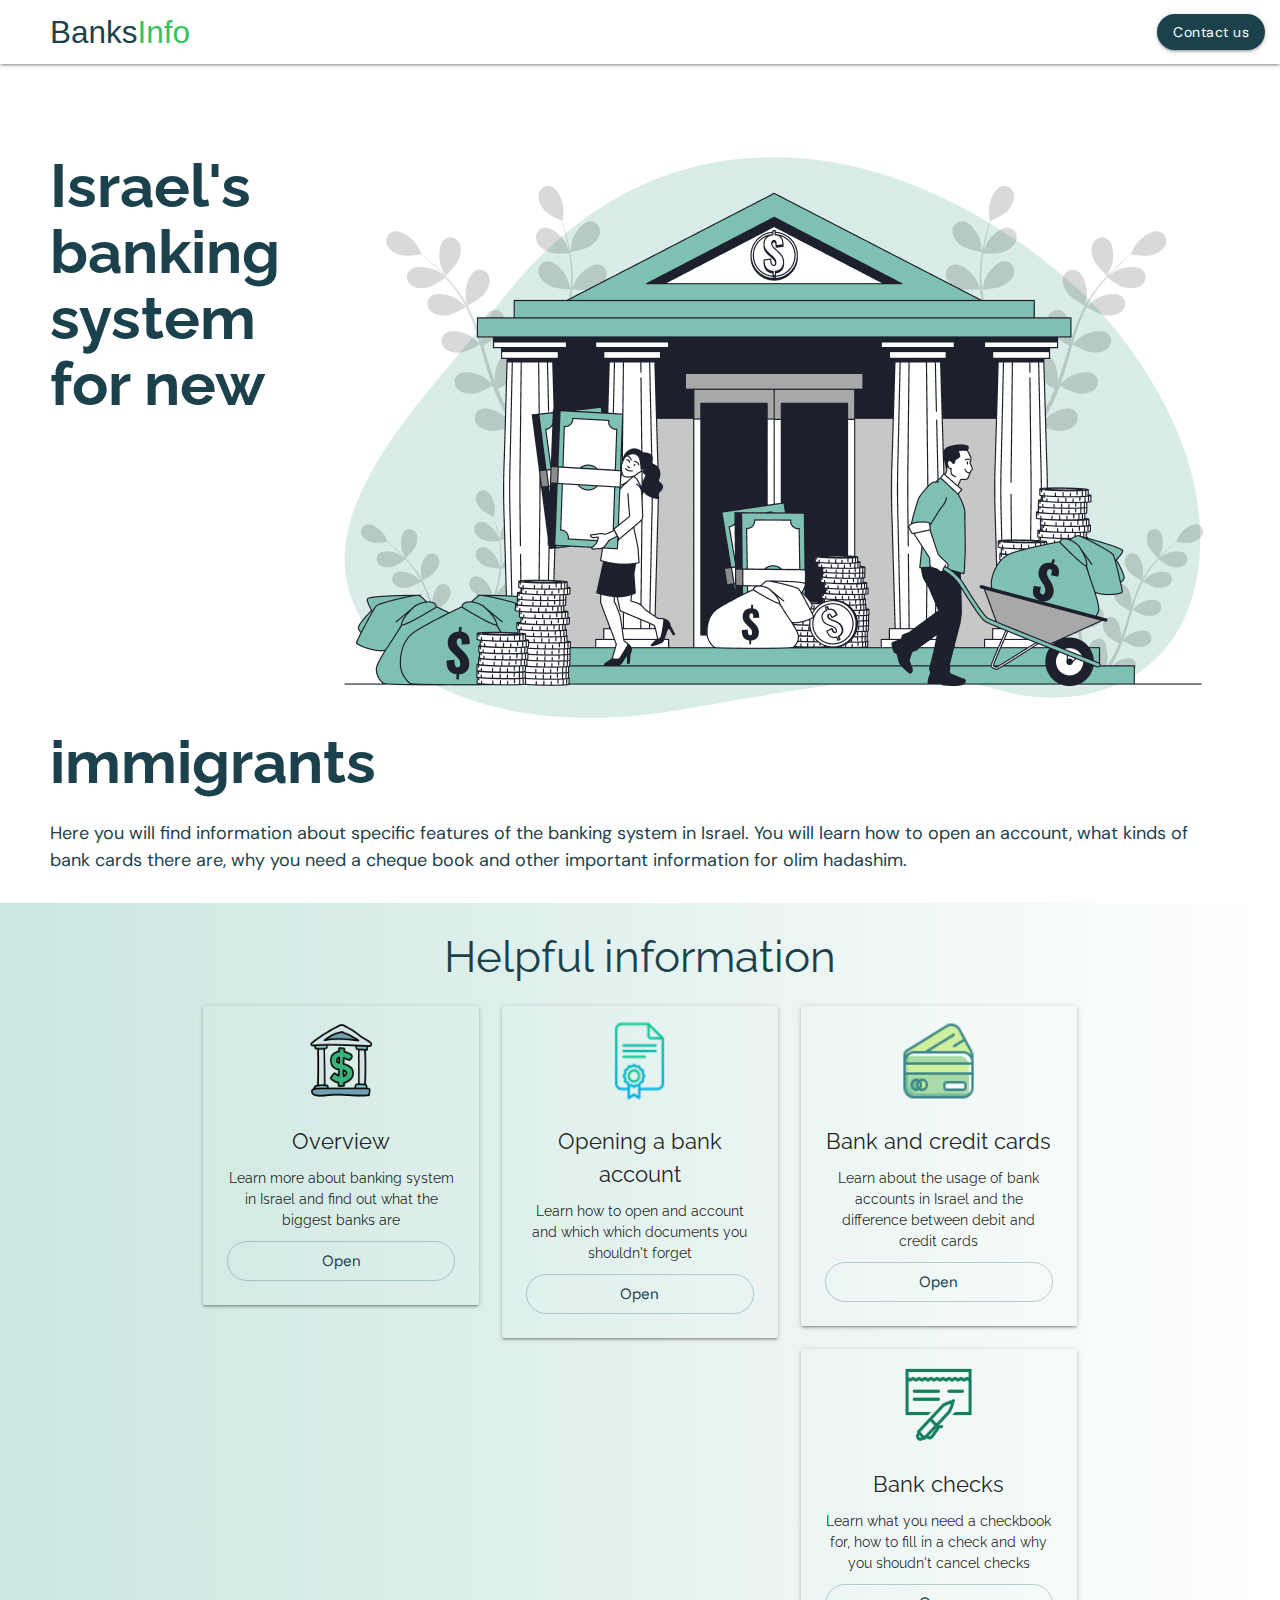
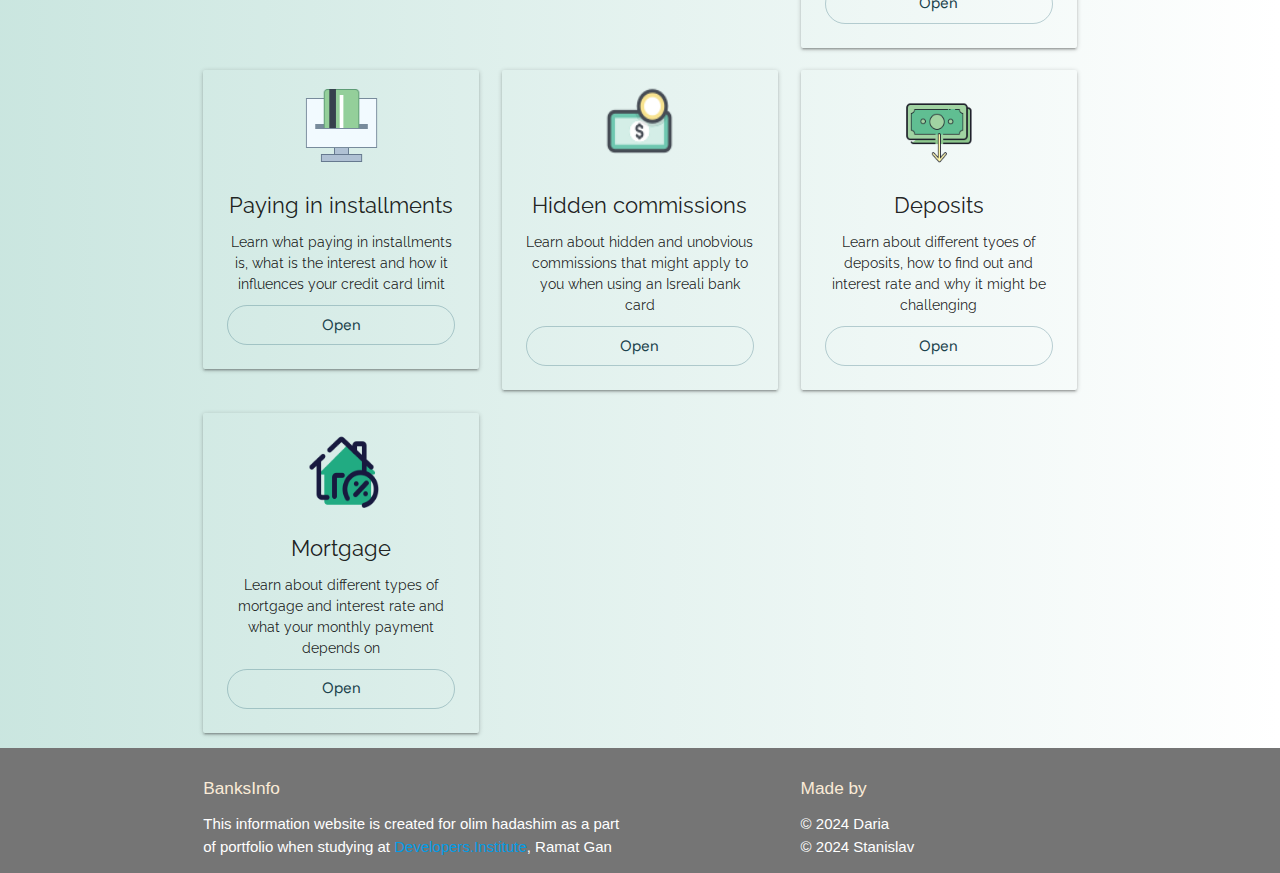
<file: index.html>
<!DOCTYPE html>
<html lang="en">

<head>
  <meta charset="UTF-8">
  <meta http-equiv="X-UA-Compatible" content="IE=edge">
  <meta name="viewport" content="width=device-width, initial-scale=1.0">
  <title>Israel's banking system</title>
  <link rel="stylesheet" href="styles.css" type="text/css"> 
  <link rel="preconnect" href="https://fonts.googleapis.com">
  <link rel="preconnect" href="https://fonts.gstatic.com" crossorigin>
  <link
    href="https://fonts.googleapis.com/css2?family=Bodoni+Moda+SC:ital,opsz,wght@0,6..96,400..900;1,6..96,400..900&family=DM+Sans:ital,opsz,wght@0,9..40,100..1000;1,9..40,100..1000&family=Dosis:wght@200..800&family=Raleway:ital,wght@0,100..900;1,100..900&display=swap"
    rel="stylesheet">href="https://fonts.googleapis.com">
  <link rel="preconnect" href="https://fonts.gstatic.com" crossorigin>
  <link href="https://fonts.googleapis.com/css2?family=Josefin+Sans:wght@400;500;600;700&display=swap" rel="stylesheet">
  <link href="https://fonts.googleapis.com/icon?family=Material+Icons" rel="stylesheet">
  <link rel="preconnect" href="https://fonts.googleapis.com">
  <link rel="preconnect" href="https://fonts.gstatic.com" crossorigin>
  <link
    href="https://fonts.googleapis.com/css2?family=Bodoni+Moda+SC:ital,opsz,wght@0,6..96,400..900;1,6..96,400..900&family=Dosis:wght@200..800&family=Raleway:ital,wght@0,100..900;1,100..900&display=swap"
    rel="stylesheet">
  <link rel="stylesheet" href="https://cdnjs.cloudflare.com/ajax/libs/materialize/1.0.0/css/materialize.min.css">
  <script type="text/javascript" src="https://code.jquery.com/jquery-2.1.1.min.js"></script>
  <!-- Compiled and minified JavaScript -->
  <script src="https://cdnjs.cloudflare.com/ajax/libs/materialize/1.0.0/js/materialize.min.js"></script>
</head>

<body id="start_page">

  <!--navigation -->
  <nav>
    <div class="nav-wrapper white">
      <a href="#" class="brand-logo"><span id="bank">Banks</span><span id="info">Info</span></a>
      <ul class="right" id="navlist">

        <li><a id="button" href="form.html" class="waves-effect waves-light btn"><span id="contactus">Contact
              us</span></a></li>
      </ul>
    </div>
  </nav>

  <!-- main page -->
  <main >
    <article>
      <img id="banking" src="resources/index.png" alt="bank">
      <h1 id="heading">Israel's banking system for new immigrants</h1>
      <div class="content">Here you will find information about specific features of the banking system in Israel. You
        will
        learn how to open an account, what kinds of bank cards there are, why you need a cheque book and other important
        information for olim hadashim. </div>
    </article>
    
    <!-- links to other pages-->
    <div id="cards_with_links">
      <h3 id="heading2">Helpful information</h3>
    <div class="container">
      <div class="row" style="margin-bottom: 0px;">
        <!--overview link-->
        <div class="col s7 m4">
          <div class="card N/A transparent">
            <div class="card-image">
              <img class="imageincards" src="resources/logo_overview.png"  style="width:75px;height:95px;" />
            </div>
            <div class="card-content">
              <p class="card_heading_style">
               Overview
              </p>
              <p class="card_content_style">
                  Learn more about banking system in Israel and find out what the biggest banks are
              </p>
             <a class="button_open" href="overview.html" 
                ><span class="button_open_content">Open</span></a>
            </div>
          </div>
        </div>

        <!--opening account link-->
        <div class="col s7 m4">
          <div class="card N/A transparent">
            <div class="card-image">
              <img class="imageincards" src="resources/logo_opening_account.png" style="width:75px;height:95px;" />
            </div>
            <div class="card-content">
              <p class="card_heading_style">Opening a bank account</p>
              <p class="card_content_style">
                Learn how to open and account and which which documents you shouldn't forget
              </p>
              <a class="button_open" href="opening_account.html"
                ><span class="button_open_content">Open</span></a
              >
            </div>
          </div>
        </div>

        <!--cards link-->
        <div class="col s7 m4">
          <div class="card N/A transparent">
            <div class="card-image">
              <img class="imageincards" src="resources/logo_cards.png" style="width:75px;height:95px;" />
            </div>
            <div class="card-content">
              <p class="card_heading_style">Bank and credit cards</p>
              <p class="card_content_style">
                  Learn about the usage of bank accounts in Israel and the difference between debit and credit cards 
              </p>
              <a class="button_open" href="cards.html"
                ><span class="button_open_content">Open</span></a
              >
            </div>
          </div>
        </div>

        <!--checks link-->
        <div class="col s7 m4">
          <div class="card N/A transparent">
            <div class="card-image">
              <img class="imageincards" src="resources/logo_cheques.png" style="width:75px;height:95px;" />
            </div>
            <div class="card-content">
              <p class="card_heading_style">Bank checks</p>
              <p class="card_content_style">
                  Learn what you need a checkbook for, how to fill in a check and why you shoudn't cancel checks
              </p>
              <a class="button_open" href="cheques.html" 
                ><span class="button_open_content">Open</span></a
              >
            </div>
          </div>
        </div>

        <!--installments link-->
        <div class="col s7 m4">
          <div class="card N/A transparent">
            <div class="card-image">
              <img class="imageincards" src="resources/logo_installments.png" style="width:75px;height:95px;" />
            </div>
            <div class="card-content">
              <p class="card_heading_style">Paying in installments</p>
              <p class="card_content_style">
                  Learn what paying in installments is, what is the interest and how it influences your credit card limit
              </p>
              <a class="button_open" href="installments.html"
                ><span class="button_open_content">Open</span></a
              >
            </div>
          </div>
        </div>

        <!--comissions link-->
        <div class="col s7 m4">
          <div class="card N/A transparent">
            <div class="card-image">
              <img class="imageincards" src="resources/logo_comissions.png" style="width:75px;height:95px;" />
            </div>
            <div class="card-content">
              <p class="card_heading_style">Hidden commissions</p>
              <p class="card_content_style">
                  Learn about hidden and unobvious commissions that might apply to you when using an Isreali bank card
              </p>
              <a class="button_open" href="comissions.html"
                ><span class="button_open_content">Open</span></a
              >
            </div>
          </div>
        </div>

        <!--deposits link-->
        <div class="col s7 m4">
          <div class="card N/A transparent">
            <div class="card-image">
              <img class="imageincards" src="resources/logo_deposits.png" style="width:75px;height:95px;" />
            </div>
            <div class="card-content">
              <p class="card_heading_style">Deposits</p>
              <p class="card_content_style">
                  Learn about different tyoes of deposits, how to find out and interest rate and why it might be challenging
              </p>
              <a class="button_open" href="deposits.html"
                ><span class="button_open_content">Open</span></a
              >
            </div>
          </div>
        </div>

        <!--mortgage link-->
        <div class="col s7 m4">
          <div class="card N/A transparent">
            <div class="card-image">
              <img class="imageincards" src="resources/logo_mortgage.png" style="width:75px;height:95px;" />
            </div>
            <div class="card-content">
              <p class="card_heading_style">Mortgage</p>
              <p class="card_content_style">
                  Learn about different types of mortgage and interest rate and what your monthly payment depends on
              </p>
              <a class="button_open" href="mortgage.html" 
                ><span class="button_open_content">Open</span></a
              >
            </div>
          </div>
        </div>
      </div>
    </div>
  </div>

  </main>

  <div id="filler"></div>

  <script src="footer.js"></script>
  <script type="text/javascript" src="https://code.jquery.com/jquery-2.1.1.min.js"></script>
  <!-- Compiled and minified JavaScript -->
  <script src="https://cdnjs.cloudflare.com/ajax/libs/materialize/1.0.0/js/materialize.min.js"></script>
  <script src="script.js"></script>
</body>

</html>
</file>
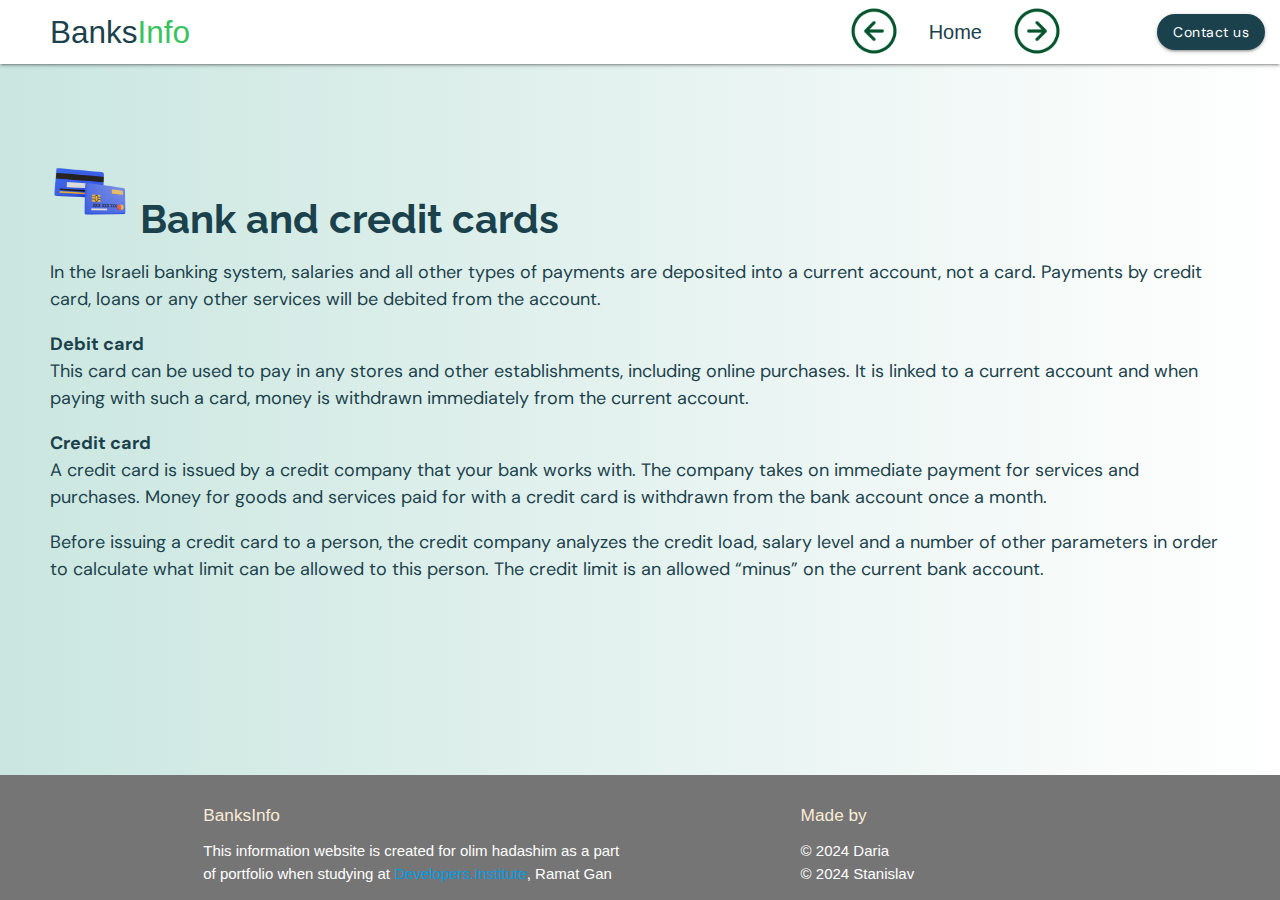
<file: cards.html>
<!DOCTYPE html>
<html lang="en">

<head>
    <meta charset="UTF-8">
    <meta name="viewport" content="width=device-width, initial-scale=1.0">
    <title>Overview</title>
    <link rel="stylesheet" type="text/css" href="styles.css">
    <link rel="preconnect" href="https://fonts.googleapis.com">
    <link rel="preconnect" href="https://fonts.gstatic.com" crossorigin>
    <link
        href="https://fonts.googleapis.com/css2?family=Bodoni+Moda+SC:ital,opsz,wght@0,6..96,400..900;1,6..96,400..900&family=DM+Sans:ital,opsz,wght@0,9..40,100..1000;1,9..40,100..1000&family=Dosis:wght@200..800&family=Raleway:ital,wght@0,100..900;1,100..900&display=swap"
        rel="stylesheet">href="https://fonts.googleapis.com">
    <link rel="preconnect" href="https://fonts.gstatic.com" crossorigin>
    <link href="https://fonts.googleapis.com/css2?family=Josefin+Sans:wght@400;500;600;700&display=swap"
        rel="stylesheet">
    <link href="https://fonts.googleapis.com/icon?family=Material+Icons" rel="stylesheet">
    <link rel="preconnect" href="https://fonts.googleapis.com">
    <link rel="preconnect" href="https://fonts.gstatic.com" crossorigin>
    <link
        href="https://fonts.googleapis.com/css2?family=Bodoni+Moda+SC:ital,opsz,wght@0,6..96,400..900;1,6..96,400..900&family=Dosis:wght@200..800&family=Raleway:ital,wght@0,100..900;1,100..900&display=swap"
        rel="stylesheet">
    <link rel="stylesheet" href="https://cdnjs.cloudflare.com/ajax/libs/materialize/1.0.0/css/materialize.min.css">
</head>

<body>
    <!--navigation -->
    <nav>
        <div class="nav-wrapper white">
            <a href="#" class="brand-logo"><span id="bank">Banks</span><span id="info">Info</span></a>
            <ul class="right" id="navlist">
                <li><a href="opening_account.html" class="arrow"><img src="resources/Arrow-left.png" width="50" height="50"
                            alt="Previous page"></a></li>
                <li class="navlinks"><a href="index.html" class="links">Home</a></li>
                <li><a href="cheques.html" class="arrow"><img src="resources/Arrow-right.png" width="50"
                            height="50" alt="Next page"></a></li>
                <li><a id="button" href="form.html" class="waves-effect waves-light btn"><span id="contactus">Contact
                            us</span></a></li>
            </ul>
        </div>
    </nav>
    <main>
        <article>
            <h3 class="article_heading"><img class="head_image" src="resources/cards.png" width="80" height="80"
                    > Bank and credit cards</h3>
            <div class="content"><p>In the Israeli banking system, salaries and all other types of payments are deposited into a current account, not a card. Payments by credit card, loans or any other services will be debited from the account.</p>
                
                <p><div style="font-weight: bold;">Debit card</div>
                This card can be used to pay in any stores and other establishments, including online purchases. It is linked to a current account and when paying with such a card, money is withdrawn immediately from the current account.</p>
                
                <p><div style="font-weight: bold;">Credit card</div>
                A credit card is issued by a credit company that your bank works with. The company takes on immediate payment for services and purchases. Money for goods and services paid for with a credit card is withdrawn from the bank account once a month.</p>
                <p>Before issuing a credit card to a person, the credit company analyzes the credit load, salary level and a number of other parameters in order to calculate what limit can be allowed to this person. The credit limit is an allowed “minus” on the current bank account.</p>
                
            </div>
        </article>
    </main>
    <script src="footer.js"></script>
    <script type="text/javascript" src="https://code.jquery.com/jquery-2.1.1.min.js"></script>
    <!-- Compiled and minified JavaScript -->
    <script src="https://cdnjs.cloudflare.com/ajax/libs/materialize/1.0.0/js/materialize.min.js"></script>
</body>

</html>
</file>
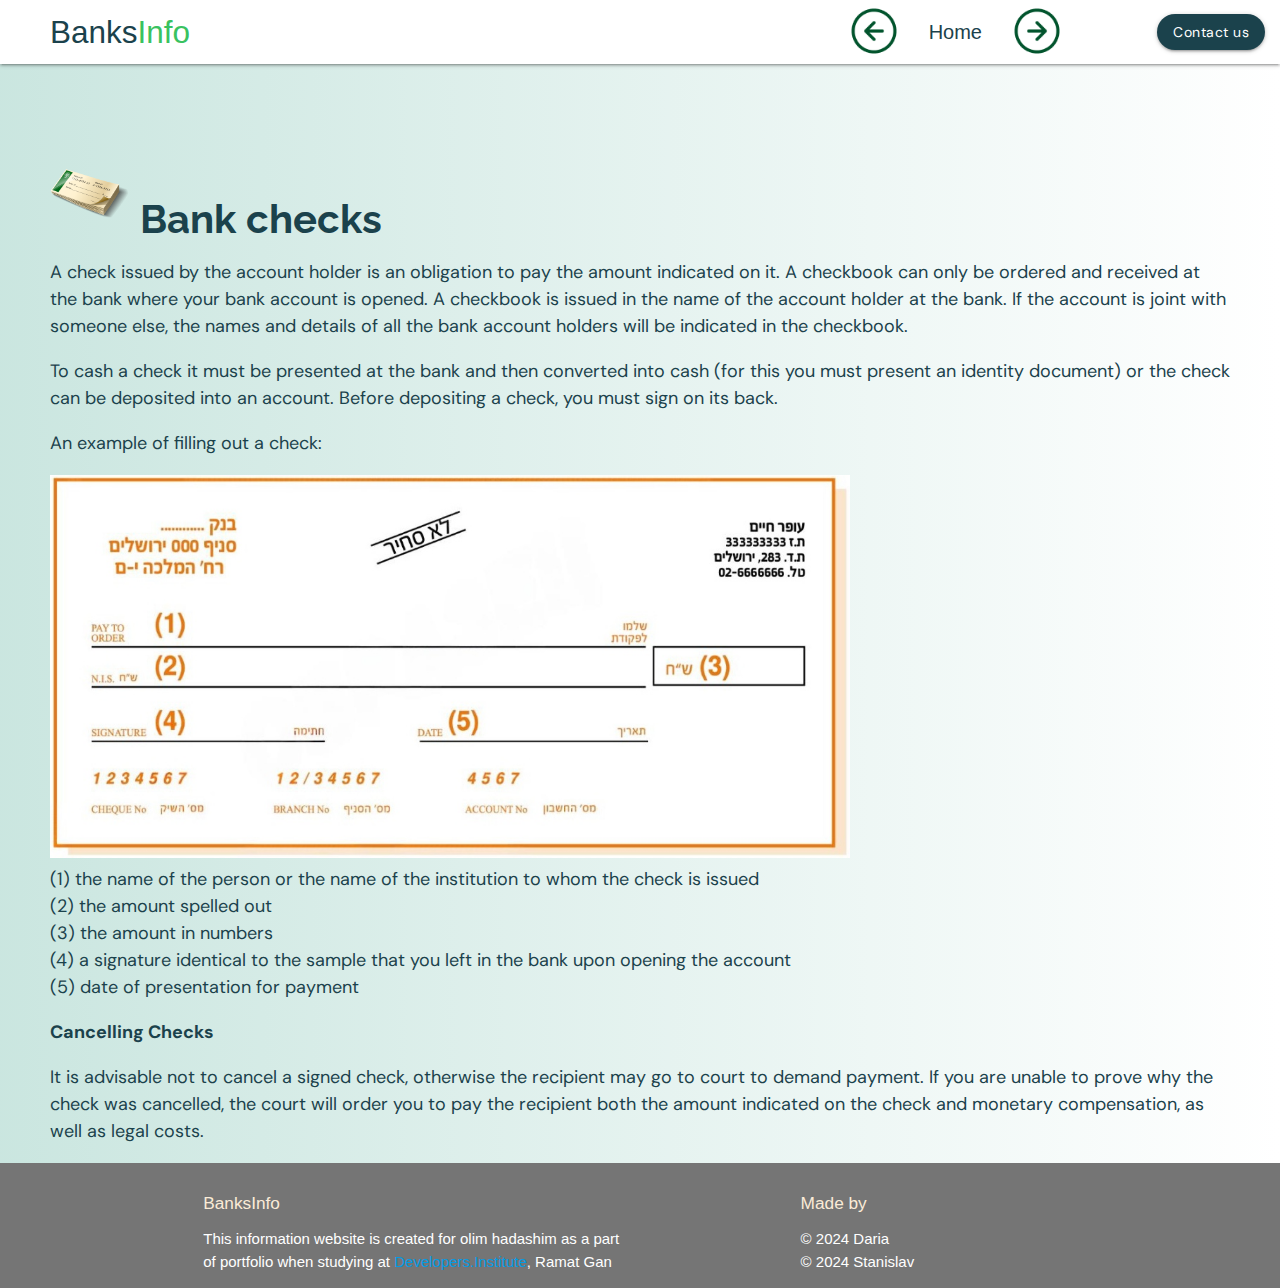
<file: cheques.html>
<!DOCTYPE html>
<html lang="en">

<head>
    <meta charset="UTF-8">
    <meta name="viewport" content="width=device-width, initial-scale=1.0">
    <title>Overview</title>
    <link rel="stylesheet" type="text/css" href="styles.css">
    <link rel="preconnect" href="https://fonts.googleapis.com">
    <link rel="preconnect" href="https://fonts.gstatic.com" crossorigin>
    <link
        href="https://fonts.googleapis.com/css2?family=Bodoni+Moda+SC:ital,opsz,wght@0,6..96,400..900;1,6..96,400..900&family=DM+Sans:ital,opsz,wght@0,9..40,100..1000;1,9..40,100..1000&family=Dosis:wght@200..800&family=Raleway:ital,wght@0,100..900;1,100..900&display=swap"
        rel="stylesheet">href="https://fonts.googleapis.com">
    <link rel="preconnect" href="https://fonts.gstatic.com" crossorigin>
    <link href="https://fonts.googleapis.com/css2?family=Josefin+Sans:wght@400;500;600;700&display=swap"
        rel="stylesheet">
    <link href="https://fonts.googleapis.com/icon?family=Material+Icons" rel="stylesheet">
    <link rel="preconnect" href="https://fonts.googleapis.com">
    <link rel="preconnect" href="https://fonts.gstatic.com" crossorigin>
    <link
        href="https://fonts.googleapis.com/css2?family=Bodoni+Moda+SC:ital,opsz,wght@0,6..96,400..900;1,6..96,400..900&family=Dosis:wght@200..800&family=Raleway:ital,wght@0,100..900;1,100..900&display=swap"
        rel="stylesheet">
    <link rel="stylesheet" href="https://cdnjs.cloudflare.com/ajax/libs/materialize/1.0.0/css/materialize.min.css">
</head>

<body>
    <!--navigation -->
    <nav>
        <div class="nav-wrapper white">
            <a href="#" class="brand-logo"><span id="bank">Banks</span><span id="info">Info</span></a>
            <ul class="right" id="navlist">
                <li><a href="cards.html" class="arrow"><img src="resources/Arrow-left.png" width="50" height="50"
                            alt="Previous page"></a></li>
                <li class="navlinks"><a href="index.html" class="links">Home</a></li>
                <li><a href="installments.html" class="arrow"><img src="resources/Arrow-right.png" width="50"
                            height="50" alt="Next page"></a></li>
                <li><a id="button" href="form.html" class="waves-effect waves-light btn"><span id="contactus">Contact
                            us</span></a></li>
            </ul>
        </div>
    </nav>
    <main>
        <article>
            <h3 class="article_heading"><img class="head_image" src="resources/cheques.png" width="80" height="80"> Bank
                checks</h3>
            <div class="content">
                <p>A check issued by the account holder is an obligation to pay the amount indicated on it. A checkbook
                    can only be ordered and received at the bank where your bank account is opened. A checkbook is
                    issued in the name of the account holder at the bank. If the account is joint with someone else, the
                    names and details of all the bank account holders will be indicated in the checkbook.</p>
                <p>To cash a check it must be presented at the bank and then converted into cash (for this you must present
                an identity document) or the check can be deposited into an account. Before depositing a check, you must
                sign on its back.</p>
                <p>An example of filling out a check:</p>
<img src="resources/Check.jpg" width="800" alt="filling out a check"><br>
(1) the name of the person or the name of the institution to whom the check is issued<br>
(2) the amount spelled out<br>
(3) the amount in numbers<br>
(4) a signature identical to the sample that you left in the bank upon opening the account<br>
(5) date of presentation for payment<br>

            <p style="font-weight: bold;">Cancelling Checks</p>
                <p>It is advisable not to cancel a signed check, otherwise the recipient may go to court to demand payment.
                If you are unable to prove why the check was cancelled, the court will order you to pay the recipient
                both the amount indicated on the check and monetary compensation, as well as legal costs.</p>
            </div>
        </article>
    </main>
    <script src="footer.js"></script>
    <script type="text/javascript" src="https://code.jquery.com/jquery-2.1.1.min.js"></script>
    <!-- Compiled and minified JavaScript -->
    <script src="https://cdnjs.cloudflare.com/ajax/libs/materialize/1.0.0/js/materialize.min.js"></script>
</body>

</html>
</file>
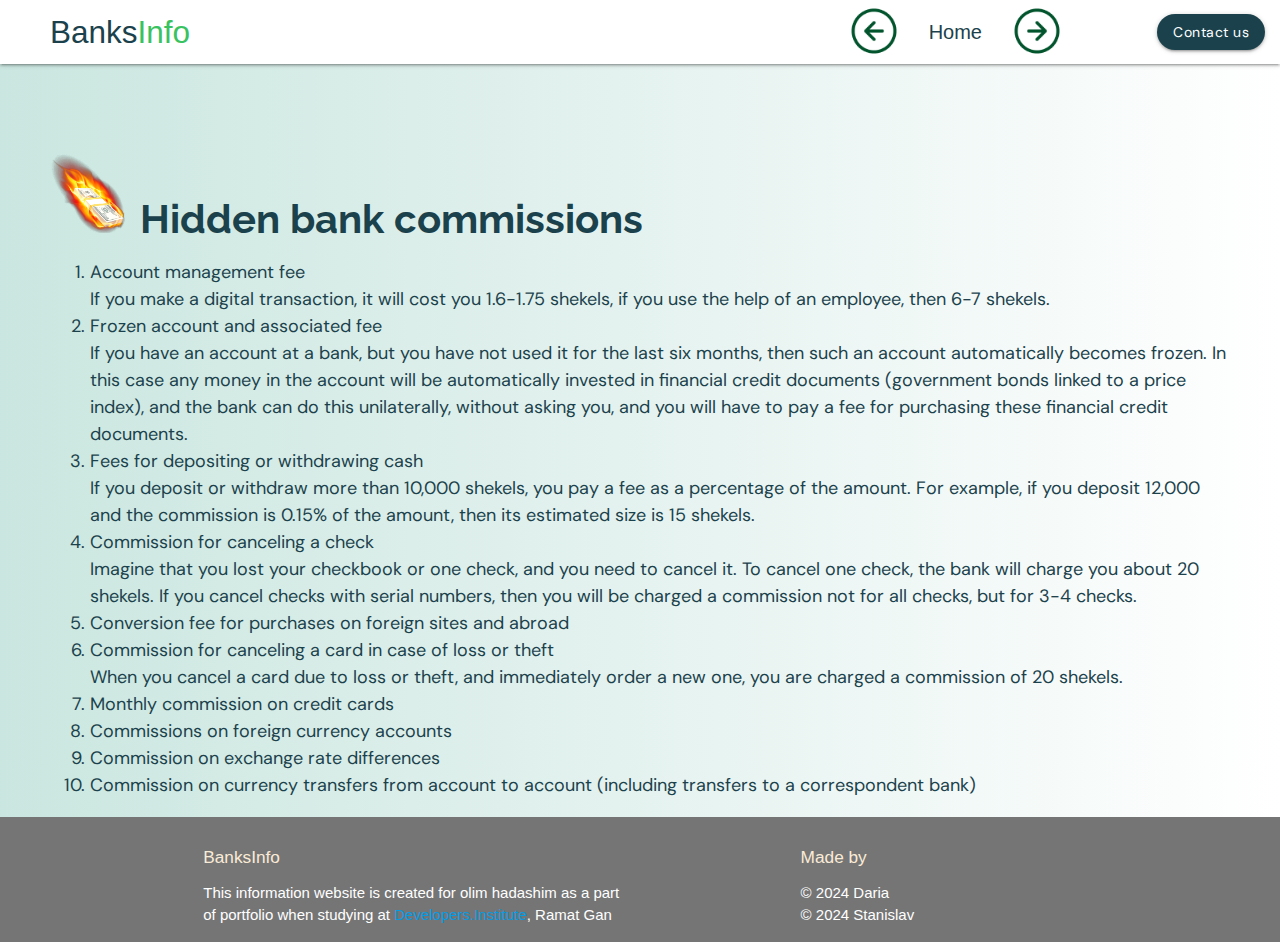
<file: comissions.html>
<!DOCTYPE html>
<html lang="en">

<head>
    <meta charset="UTF-8">
    <meta name="viewport" content="width=device-width, initial-scale=1.0">
    <title>Overview</title>
    <link rel="stylesheet" type="text/css" href="styles.css">
    <link rel="preconnect" href="https://fonts.googleapis.com">
    <link rel="preconnect" href="https://fonts.gstatic.com" crossorigin>
    <link
        href="https://fonts.googleapis.com/css2?family=Bodoni+Moda+SC:ital,opsz,wght@0,6..96,400..900;1,6..96,400..900&family=DM+Sans:ital,opsz,wght@0,9..40,100..1000;1,9..40,100..1000&family=Dosis:wght@200..800&family=Raleway:ital,wght@0,100..900;1,100..900&display=swap"
        rel="stylesheet">href="https://fonts.googleapis.com">
    <link rel="preconnect" href="https://fonts.gstatic.com" crossorigin>
    <link href="https://fonts.googleapis.com/css2?family=Josefin+Sans:wght@400;500;600;700&display=swap"
        rel="stylesheet">
    <link href="https://fonts.googleapis.com/icon?family=Material+Icons" rel="stylesheet">
    <link rel="preconnect" href="https://fonts.googleapis.com">
    <link rel="preconnect" href="https://fonts.gstatic.com" crossorigin>
    <link
        href="https://fonts.googleapis.com/css2?family=Bodoni+Moda+SC:ital,opsz,wght@0,6..96,400..900;1,6..96,400..900&family=Dosis:wght@200..800&family=Raleway:ital,wght@0,100..900;1,100..900&display=swap"
        rel="stylesheet">
    <link rel="stylesheet" href="https://cdnjs.cloudflare.com/ajax/libs/materialize/1.0.0/css/materialize.min.css">
</head>

<body>
    <!--navigation -->
    <nav>
        <div class="nav-wrapper white">
            <a href="#" class="brand-logo"><span id="bank">Banks</span><span id="info">Info</span></a>
            <ul class="right" id="navlist">
                <li><a href="installments.html" class="arrow"><img src="resources/Arrow-left.png" width="50" height="50"
                            alt="Previous page"></a></li>
                <li class="navlinks"><a href="index.html" class="links">Home</a></li>
                <li><a href="deposits.html" class="arrow"><img src="resources/Arrow-right.png" width="50" height="50"
                            alt="Next page"></a></li>
                <li><a id="button" href="form.html" class="waves-effect waves-light btn"><span id="contactus">Contact
                            us</span></a></li>
            </ul>
        </div>
    </nav>
    <main>
        <article>
            <h3 class="article_heading"><img class="head_image" src="resources/comissions.png" width="80" height="80">
                Hidden bank commissions</h3>
            <div class="content">
                <ol>
                    <li>Account management fee<br>
                        If you make a digital transaction, it will cost you 1.6-1.75 shekels,
                        if you use the help of an employee, then 6-7 shekels.
                    </li>
                    <li>Frozen account and associated fee<br>
                        If you have an account at a bank, but you have not used it for the last six months, then such an
                        account automatically becomes frozen. In this case any money in the account will be
                        automatically invested in financial credit documents (government bonds linked to a price index),
                        and the bank can do this unilaterally, without asking you, and you will have to pay a fee for
                        purchasing these financial credit documents.
                    </li>
                    <li>Fees for depositing or withdrawing cash<br>
                        If you deposit or withdraw more than 10,000 shekels, you pay a fee as a percentage of the
                        amount.
                        For example, if you deposit 12,000 and the commission is 0.15% of the amount, then its estimated
                        size is 15 shekels.
                    </li>
                    <li>Commission for canceling a check<br>
                        Imagine that you lost your checkbook or one check, and you need to cancel it.
                        To cancel one check, the bank will charge you about 20 shekels.
                        If you cancel checks with serial numbers, then you will be charged a commission not for all
                        checks, but for 3-4 checks.
                    </li>
                    <li>Conversion fee for purchases on foreign sites and abroad
                    </li>
                    <li>Commission for canceling a card in case of loss or theft<br>
                        When you cancel a card due to loss or theft, and immediately order a new one, you are charged a
                        commission of 20 shekels.
                    </li>
                    <li> Monthly commission on credit cards
                    </li>
                    <li>Commissions on foreign currency accounts</li>
                    <li>Commission on exchange rate differences</li>
                    <li>Commission on currency transfers from account to account (including transfers to a correspondent
                        bank)</li>
                </ol>
            </div>
        </article>
    </main>
    <script src="footer.js"></script>
    <script type="text/javascript" src="https://code.jquery.com/jquery-2.1.1.min.js"></script>
    <!-- Compiled and minified JavaScript -->
    <script src="https://cdnjs.cloudflare.com/ajax/libs/materialize/1.0.0/js/materialize.min.js"></script>
</body>

</html>
</file>
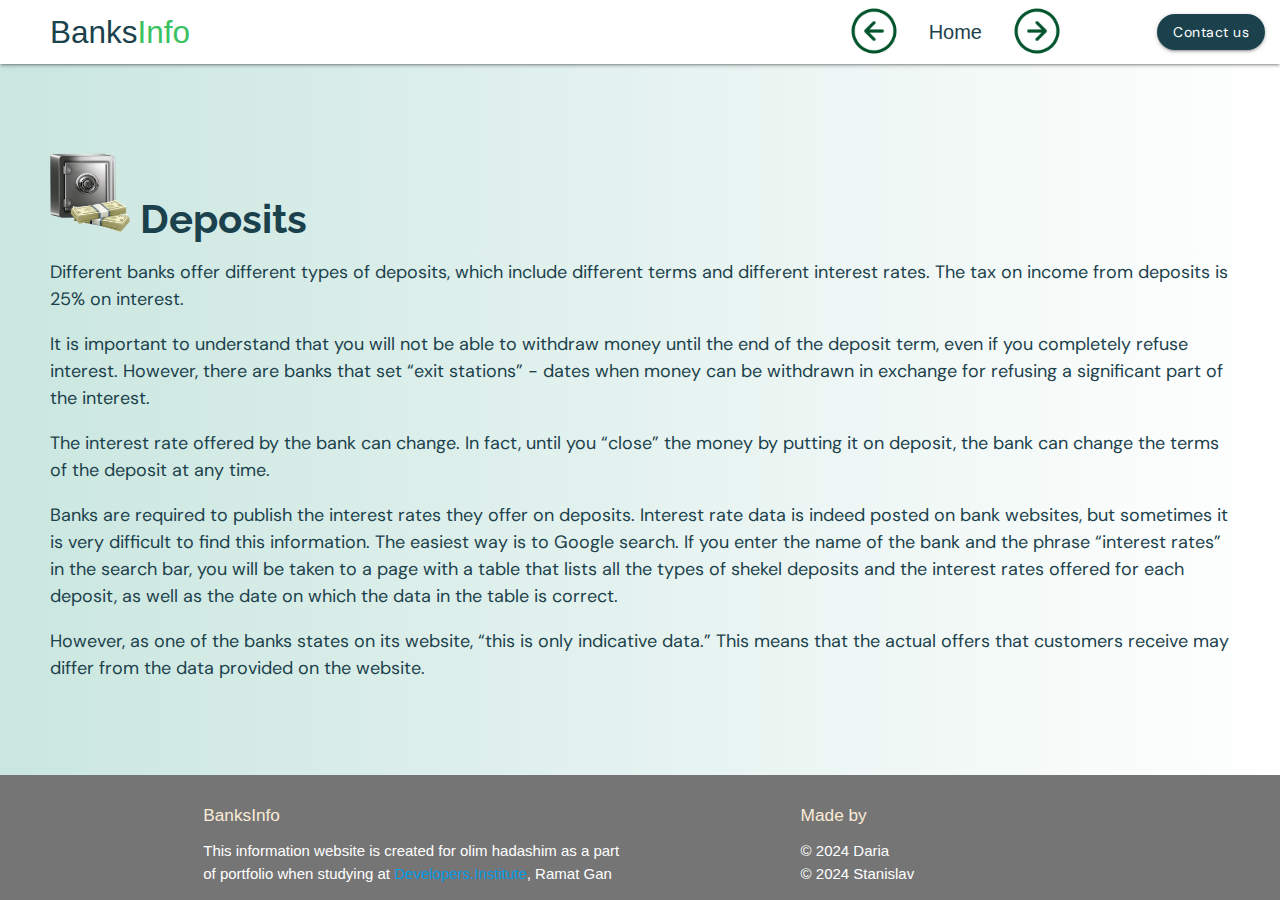
<file: deposits.html>
<!DOCTYPE html>
<html lang="en">

<head>
    <meta charset="UTF-8">
    <meta name="viewport" content="width=device-width, initial-scale=1.0">
    <title>Overview</title>
    <link rel="stylesheet" type="text/css" href="styles.css">
    <link rel="preconnect" href="https://fonts.googleapis.com">
    <link rel="preconnect" href="https://fonts.gstatic.com" crossorigin>
    <link
        href="https://fonts.googleapis.com/css2?family=Bodoni+Moda+SC:ital,opsz,wght@0,6..96,400..900;1,6..96,400..900&family=DM+Sans:ital,opsz,wght@0,9..40,100..1000;1,9..40,100..1000&family=Dosis:wght@200..800&family=Raleway:ital,wght@0,100..900;1,100..900&display=swap"
        rel="stylesheet">href="https://fonts.googleapis.com">
    <link rel="preconnect" href="https://fonts.gstatic.com" crossorigin>
    <link href="https://fonts.googleapis.com/css2?family=Josefin+Sans:wght@400;500;600;700&display=swap"
        rel="stylesheet">
    <link href="https://fonts.googleapis.com/icon?family=Material+Icons" rel="stylesheet">
    <link rel="preconnect" href="https://fonts.googleapis.com">
    <link rel="preconnect" href="https://fonts.gstatic.com" crossorigin>
    <link
        href="https://fonts.googleapis.com/css2?family=Bodoni+Moda+SC:ital,opsz,wght@0,6..96,400..900;1,6..96,400..900&family=Dosis:wght@200..800&family=Raleway:ital,wght@0,100..900;1,100..900&display=swap"
        rel="stylesheet">
    <link rel="stylesheet" href="https://cdnjs.cloudflare.com/ajax/libs/materialize/1.0.0/css/materialize.min.css">
</head>

<body>
    <!--navigation -->
    <nav>
        <div class="nav-wrapper white">
            <a href="#" class="brand-logo"><span id="bank">Banks</span><span id="info">Info</span></a>
            <ul class="right" id="navlist">
                <li><a href="comissions.html" class="arrow"><img src="resources/Arrow-left.png" width="50" height="50"
                            alt="Previous page"></a></li>
                <li class="navlinks"><a href="index.html" class="links">Home</a></li>
                <li><a href="mortgage.html" class="arrow"><img src="resources/Arrow-right.png" width="50" height="50"
                            alt="Next page"></a></li>
                <li><a id="button" href="form.html" class="waves-effect waves-light btn"><span id="contactus">Contact
                            us</span></a></li>
            </ul>
        </div>
    </nav>
    <main>
        <article>
            <h3 class="article_heading"><img class="head_image" src="resources/deposits.png" width="80" height="80">
                Deposits</h3>
            <div class="content"><p>Different banks offer different types of deposits, which include different terms and
                different interest rates. The tax on income from deposits is 25% on interest.</p>

                <p>It is important to understand that you will not be able to withdraw money until the end of the deposit
                term, even if you completely refuse interest. However, there are banks that set “exit stations” - dates
                when money can be withdrawn in exchange for refusing a significant part of the interest.</p>

                <p>The interest rate offered by the bank can change. In fact, until you “close” the money by putting it on
                deposit, the bank can change the terms of the deposit at any time.</p>

                <p>Banks are required to publish the interest rates they offer on deposits. Interest rate data is indeed
                posted on bank websites, but sometimes it is very difficult to find this information. The easiest way is
                to Google search. If you enter the name of the bank and the phrase “interest rates” in the search bar,
                you will be taken to a page with a table that lists all the types of shekel deposits and the interest
                rates offered for each deposit, as well as the date on which the data in the table is correct.</p>

                <p>However, as one of the banks states on its website, “this is only indicative data.” This means that the
                actual offers that customers receive may differ from the data provided on the website.</p>

            </div>
        </article>
    </main>
    <script src="footer.js"></script>
    <script type="text/javascript" src="https://code.jquery.com/jquery-2.1.1.min.js"></script>
    <!-- Compiled and minified JavaScript -->
    <script src="https://cdnjs.cloudflare.com/ajax/libs/materialize/1.0.0/js/materialize.min.js"></script>
</body>

</html>
</file>
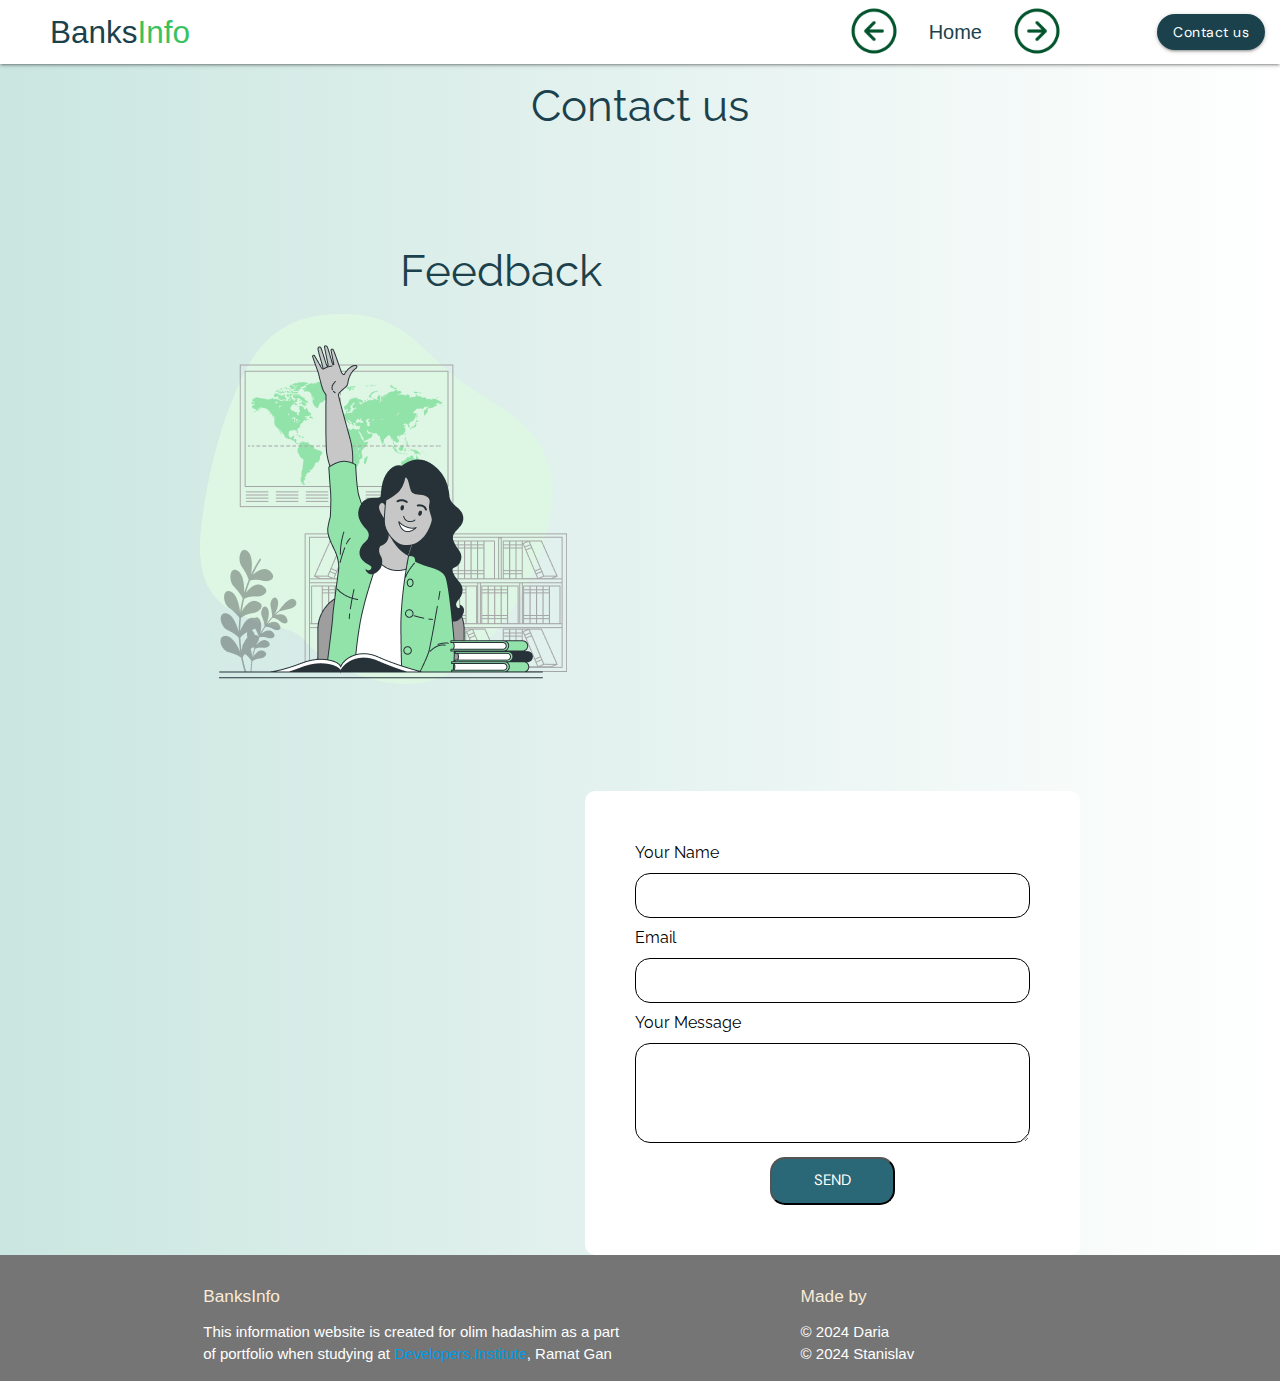
<file: form.html>
<!DOCTYPE html>
<html lang="en">

<head>
    <meta charset="UTF-8">
    <meta name="viewport" content="width=device-width, initial-scale=1.0">
    <title>Overview</title>
    <link rel="stylesheet" type="text/css" href="styles.css">
    <link rel="preconnect" href="https://fonts.googleapis.com">
    <link rel="preconnect" href="https://fonts.gstatic.com" crossorigin>
    <link
        href="https://fonts.googleapis.com/css2?family=Bodoni+Moda+SC:ital,opsz,wght@0,6..96,400..900;1,6..96,400..900&family=DM+Sans:ital,opsz,wght@0,9..40,100..1000;1,9..40,100..1000&family=Dosis:wght@200..800&family=Raleway:ital,wght@0,100..900;1,100..900&display=swap"
        rel="stylesheet">href="https://fonts.googleapis.com">
    <link rel="preconnect" href="https://fonts.gstatic.com" crossorigin>
    <link href="https://fonts.googleapis.com/css2?family=Josefin+Sans:wght@400;500;600;700&display=swap"
        rel="stylesheet">
    <link href="https://fonts.googleapis.com/icon?family=Material+Icons" rel="stylesheet">
    <link rel="preconnect" href="https://fonts.googleapis.com">
    <link rel="preconnect" href="https://fonts.gstatic.com" crossorigin>
    <link
        href="https://fonts.googleapis.com/css2?family=Bodoni+Moda+SC:ital,opsz,wght@0,6..96,400..900;1,6..96,400..900&family=Dosis:wght@200..800&family=Raleway:ital,wght@0,100..900;1,100..900&display=swap"
        rel="stylesheet">
    <link rel="stylesheet" href="https://cdnjs.cloudflare.com/ajax/libs/materialize/1.0.0/css/materialize.min.css">
</head>

<body>
    <!--navigation -->
    <nav>
        <div class="nav-wrapper white">
            <a href="#" class="brand-logo"><span id="bank">Banks</span><span id="info">Info</span></a>
            <ul class="right" id="navlist">
                <li><a href="mortgage.html" class="arrow"><img src="resources/Arrow-left.png" width="50" height="50"
                            alt="Previous page"></a></li>
                <li class="navlinks"><a href="index.html" class="links">Home</a></li>
                <li><a href="opening_account.html" class="arrow"><img src="resources/Arrow-right.png" width="50"
                            height="50" alt="Next page"></a></li>
                <li><a id="button" href="form.html" class="waves-effect waves-light btn"><span id="contactus">Contact
                            us</span></a></li>
            </ul>
        </div>
    </nav>
    <main>
        <h3 id="heading2">Contact us</h3>
        <div id="form_image">
            <h3 id="heading_feedback">Feedback</h3>
            <img  src="resources/form.png" alt="form_image">
        </div>
        <div id="form_area">
            <form action="#">
                <div>
                    <label for="name"><span class="text_style">Your Name</span></label> <br>
                    <input type="text" id="form_name" name="name"><br>
                </div>
                <div>
                    <label for="email"><span class="text_style">Email</span></label><br>
                    <input type="email" id="form_email" name="email"><br>
                </div>
                <div>
                    <label for="message"><span class="text_style">Your Message</span></label><br>
                    <textarea rows="5" cols="20" name="message" id="form_message"></textarea> <br>
                </div>
                <div id="center_button">
                    <input type="submit" value="SEND" id="form_button">
                </div>
            </form>
        </div>
    </main>
    <script src="footer.js"></script>
    <script type="text/javascript" src="https://code.jquery.com/jquery-2.1.1.min.js"></script>
    <!-- Compiled and minified JavaScript -->
    <script src="https://cdnjs.cloudflare.com/ajax/libs/materialize/1.0.0/js/materialize.min.js"></script>
</body>

</html>
</file>
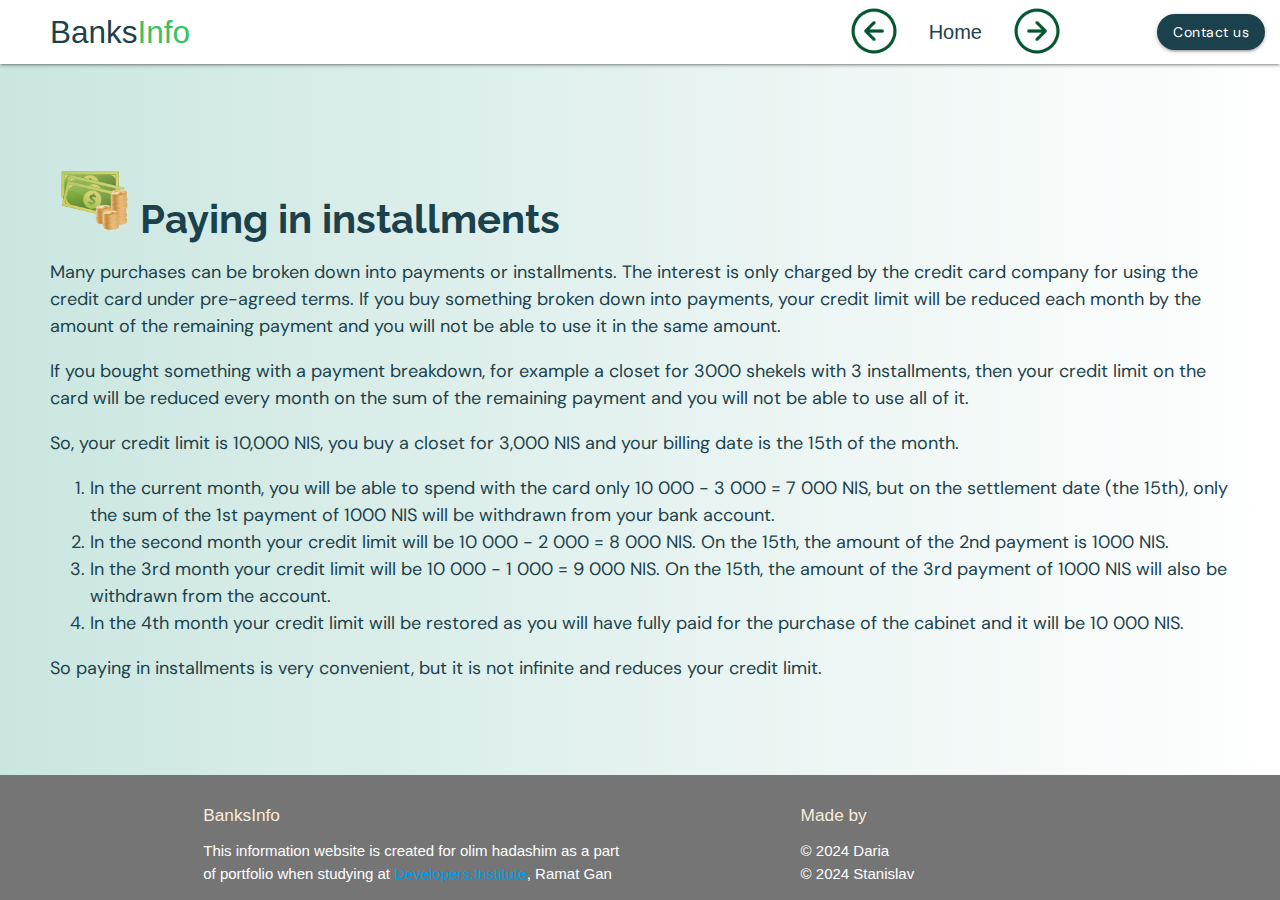
<file: installments.html>
<!DOCTYPE html>
<html lang="en">

<head>
    <meta charset="UTF-8">
    <meta name="viewport" content="width=device-width, initial-scale=1.0">
    <title>Overview</title>
    <link rel="stylesheet" type="text/css" href="styles.css">
    <link rel="preconnect" href="https://fonts.googleapis.com">
    <link rel="preconnect" href="https://fonts.gstatic.com" crossorigin>
    <link
        href="https://fonts.googleapis.com/css2?family=Bodoni+Moda+SC:ital,opsz,wght@0,6..96,400..900;1,6..96,400..900&family=DM+Sans:ital,opsz,wght@0,9..40,100..1000;1,9..40,100..1000&family=Dosis:wght@200..800&family=Raleway:ital,wght@0,100..900;1,100..900&display=swap"
        rel="stylesheet">href="https://fonts.googleapis.com">
    <link rel="preconnect" href="https://fonts.gstatic.com" crossorigin>
    <link href="https://fonts.googleapis.com/css2?family=Josefin+Sans:wght@400;500;600;700&display=swap"
        rel="stylesheet">
    <link href="https://fonts.googleapis.com/icon?family=Material+Icons" rel="stylesheet">
    <link rel="preconnect" href="https://fonts.googleapis.com">
    <link rel="preconnect" href="https://fonts.gstatic.com" crossorigin>
    <link
        href="https://fonts.googleapis.com/css2?family=Bodoni+Moda+SC:ital,opsz,wght@0,6..96,400..900;1,6..96,400..900&family=Dosis:wght@200..800&family=Raleway:ital,wght@0,100..900;1,100..900&display=swap"
        rel="stylesheet">
    <link rel="stylesheet" href="https://cdnjs.cloudflare.com/ajax/libs/materialize/1.0.0/css/materialize.min.css">
</head>

<body>
    <!--navigation -->
    <nav>
        <div class="nav-wrapper white">
            <a href="#" class="brand-logo"><span id="bank">Banks</span><span id="info">Info</span></a>
            <ul class="right" id="navlist">
                <li><a href="cheques.html" class="arrow"><img src="resources/Arrow-left.png" width="50" height="50"
                            alt="Previous page"></a></li>
                <li class="navlinks"><a href="index.html" class="links">Home</a></li>
                <li><a href="comissions.html" class="arrow"><img src="resources/Arrow-right.png" width="50" height="50"
                            alt="Next page"></a></li>
                <li><a id="button" href="form.html" class="waves-effect waves-light btn"><span id="contactus">Contact
                            us</span></a></li>
            </ul>
        </div>
    </nav>
    <main>
        <article>
            <h3 class="article_heading"><img class="head_image" src="resources/installments.png" width="80" height="80">
                Paying in installments</h3>
            <div class="content">
                <p>Many purchases can be broken down into payments or installments. The interest is only
                    charged by the credit card company for using the credit card under pre-agreed terms. If you buy
                    something broken down into payments, your credit limit will be reduced each month by the amount of
                    the
                    remaining payment and you will not be able to use it in the same amount.</p>
                <p>If you bought something with a payment breakdown, for example a closet for 3000 shekels with 3
                    installments, then your credit limit on the card will be reduced every month on the sum of the
                    remaining
                    payment and you will not be able to use all of it.</p>
                <p>So, your credit limit is 10,000 NIS, you buy a closet for 3,000 NIS and your billing date is the 15th
                    of the month.</p>

                <ol>
                    <li>In the current month, you will be able to spend with the card only 10 000 - 3 000 = 7 000 NIS,
                        but on the settlement date (the 15th), only the sum of the 1st payment of 1000 NIS will be
                        withdrawn from your bank account.</li>

                    <li>In the second month your credit limit will be 10 000 - 2 000 = 8 000 NIS. On the 15th, the amount
                        of the 2nd payment is 1000 NIS.</li>

                    <li>In the 3rd month your credit limit will be 10 000 - 1 000 = 9 000 NIS. On the 15th, the amount of
                        the 3rd payment of 1000 NIS will also be withdrawn from the account.</li>
                    <li>In the 4th month your credit limit will be restored as you will have fully paid for the purchase
                        of the cabinet and it will be 10 000 NIS.</li>
                </ol>
                <p>So paying in installments is very convenient, but it is not infinite and reduces your credit limit.</p>
            </div>
        </article>
    </main>
    <script src="footer.js"></script>
    <script type="text/javascript" src="https://code.jquery.com/jquery-2.1.1.min.js"></script>
    <!-- Compiled and minified JavaScript -->
    <script src="https://cdnjs.cloudflare.com/ajax/libs/materialize/1.0.0/js/materialize.min.js"></script>
</body>

</html>
</file>
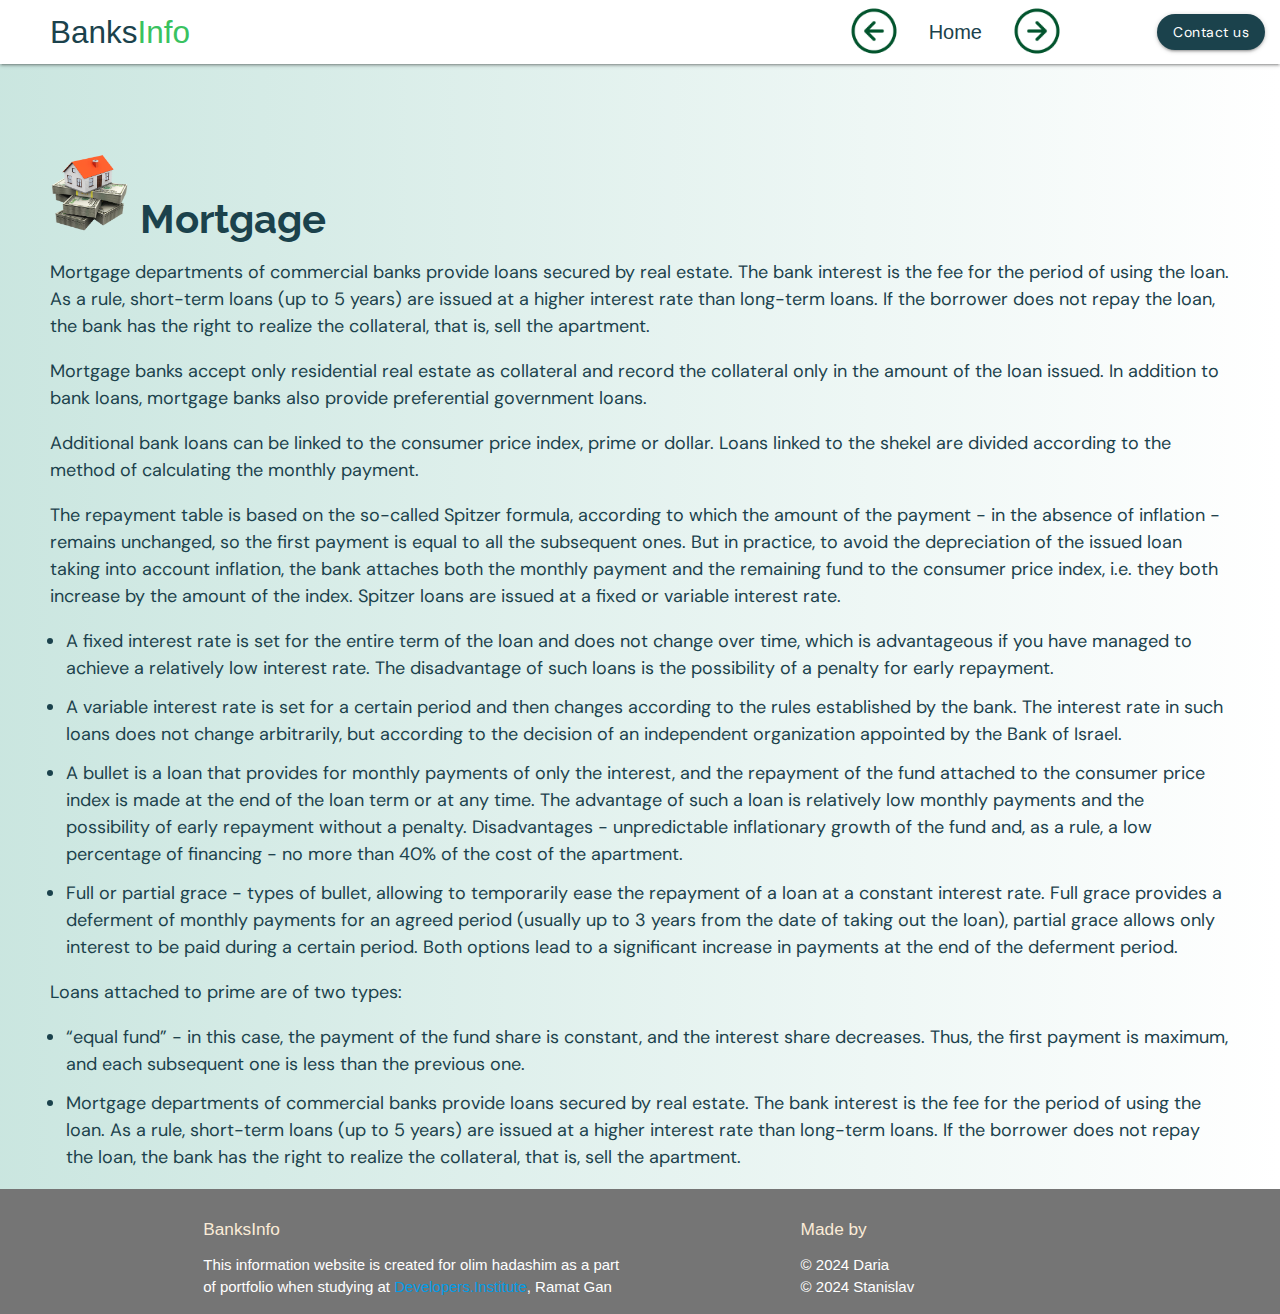
<file: mortgage.html>
<!DOCTYPE html>
<html lang="en">

<head>
    <meta charset="UTF-8">
    <meta name="viewport" content="width=device-width, initial-scale=1.0">
    <title>Overview</title>
    <link rel="stylesheet" type="text/css" href="styles.css">
    <link rel="preconnect" href="https://fonts.googleapis.com">
    <link rel="preconnect" href="https://fonts.gstatic.com" crossorigin>
    <link
        href="https://fonts.googleapis.com/css2?family=Bodoni+Moda+SC:ital,opsz,wght@0,6..96,400..900;1,6..96,400..900&family=DM+Sans:ital,opsz,wght@0,9..40,100..1000;1,9..40,100..1000&family=Dosis:wght@200..800&family=Raleway:ital,wght@0,100..900;1,100..900&display=swap"
        rel="stylesheet">href="https://fonts.googleapis.com">
    <link rel="preconnect" href="https://fonts.gstatic.com" crossorigin>
    <link href="https://fonts.googleapis.com/css2?family=Josefin+Sans:wght@400;500;600;700&display=swap"
        rel="stylesheet">
    <link href="https://fonts.googleapis.com/icon?family=Material+Icons" rel="stylesheet">
    <link rel="preconnect" href="https://fonts.googleapis.com">
    <link rel="preconnect" href="https://fonts.gstatic.com" crossorigin>
    <link
        href="https://fonts.googleapis.com/css2?family=Bodoni+Moda+SC:ital,opsz,wght@0,6..96,400..900;1,6..96,400..900&family=Dosis:wght@200..800&family=Raleway:ital,wght@0,100..900;1,100..900&display=swap"
        rel="stylesheet">
    <link rel="stylesheet" href="https://cdnjs.cloudflare.com/ajax/libs/materialize/1.0.0/css/materialize.min.css">
</head>

<body>
    <!--navigation -->
    <nav>
        <div class="nav-wrapper white">
            <a href="#" class="brand-logo"><span id="bank">Banks</span><span id="info">Info</span></a>
            <ul class="right" id="navlist">
                <li><a href="deposits.html" class="arrow"><img src="resources/Arrow-left.png" width="50" height="50"
                            alt="Previous page"></a></li>
                <li class="navlinks"><a href="index.html" class="links">Home</a></li>
                <li><a href="form.html" class="arrow"><img src="resources/Arrow-right.png" width="50" height="50"
                            alt="Next page"></a></li>
                <li><a id="button" href="form.html" class="waves-effect waves-light btn"><span id="contactus">Contact
                            us</span></a></li>
            </ul>
        </div>
    </nav>
    <main>
        <article>
            <h3 class="article_heading"><img class="head_image" src="resources/mortgage.png" width="80" height="80">
                Mortgage</h3>
            <div class="content">
                <p>Mortgage departments of commercial banks provide loans secured by real estate. The bank
                    interest is the fee for the period of using the loan. As a rule, short-term loans (up to 5 years)
                    are
                    issued at a higher interest rate than long-term loans. If the borrower does not repay the loan, the
                    bank
                    has the right to realize the collateral, that is, sell the apartment.</p>

                <p>Mortgage banks accept only residential real estate as collateral and record the collateral only in
                    the
                    amount of the loan issued. In addition to bank loans, mortgage banks also provide preferential
                    government loans.</p>

                <p>Additional bank loans can be linked to the consumer price index, prime or dollar. Loans linked to the
                    shekel are divided according to the method of calculating the monthly payment.</p>

                <p>The repayment table is based on the so-called Spitzer formula, according to which the amount of the
                    payment - in the absence of inflation - remains unchanged, so the first payment is equal to all
                    the subsequent ones. But in practice, to avoid the depreciation of the issued loan taking into
                    account
                    inflation, the bank attaches both the monthly payment and the remaining fund to the consumer price
                    index, i.e. they both increase by the amount of the index. Spitzer loans are issued at a fixed or
                    variable interest rate.</p>
                <ul>
                    <li>A fixed interest rate is set for the entire term of the loan and does not change over time,
                        which is advantageous if you have managed to achieve a relatively low interest rate. The
                        disadvantage of such loans is the possibility of a penalty for early repayment.</li>

                    <li>A variable interest rate is set for a certain period and then changes according to the rules
                        established by the bank. The interest rate in such loans does not change arbitrarily, but
                        according to the decision of an independent organization appointed by the Bank of Israel.</li>

                    <li>A bullet is a loan that provides for monthly payments of only the interest, and the repayment of
                        the fund attached to the consumer price index is made at the end of the loan term or at any
                        time. The advantage of such a loan is relatively low monthly payments and the possibility of
                        early repayment without a penalty. Disadvantages - unpredictable inflationary growth of the fund
                        and, as a rule, a low percentage of financing - no more than 40% of the cost of the apartment.
                    </li>
                    <li>Full or partial grace - types of bullet, allowing to temporarily ease the repayment of a loan at
                        a constant interest rate. Full grace provides a deferment of monthly payments for an agreed
                        period (usually up to 3 years from the date of taking out the loan), partial grace allows only
                        interest to be paid during a certain period. Both options lead to a significant increase in
                        payments at the end of the deferment period.</li>
                </ul>
                <p>Loans attached to prime are of two types:</p>
                <ul>
                    <li>“equal fund” - in this case, the payment of the fund share is constant, and the interest share decreases. Thus, the first payment is maximum, and each subsequent one is less than the previous one.
                    </li>
                    <li>Mortgage departments of commercial banks provide loans secured by real estate. The bank interest is the fee for the period of using the loan. As a rule, short-term loans (up to 5 years) are issued at a higher interest rate than long-term loans. If the borrower does not repay the loan, the bank has the right to realize the collateral, that is, sell the apartment.</li>
                </ul>
            </div>
        </article>
    </main>
    <script src="footer.js"></script>
    <script type="text/javascript" src="https://code.jquery.com/jquery-2.1.1.min.js"></script>
    <!-- Compiled and minified JavaScript -->
    <script src="https://cdnjs.cloudflare.com/ajax/libs/materialize/1.0.0/js/materialize.min.js"></script>
</body>

</html>
</file>
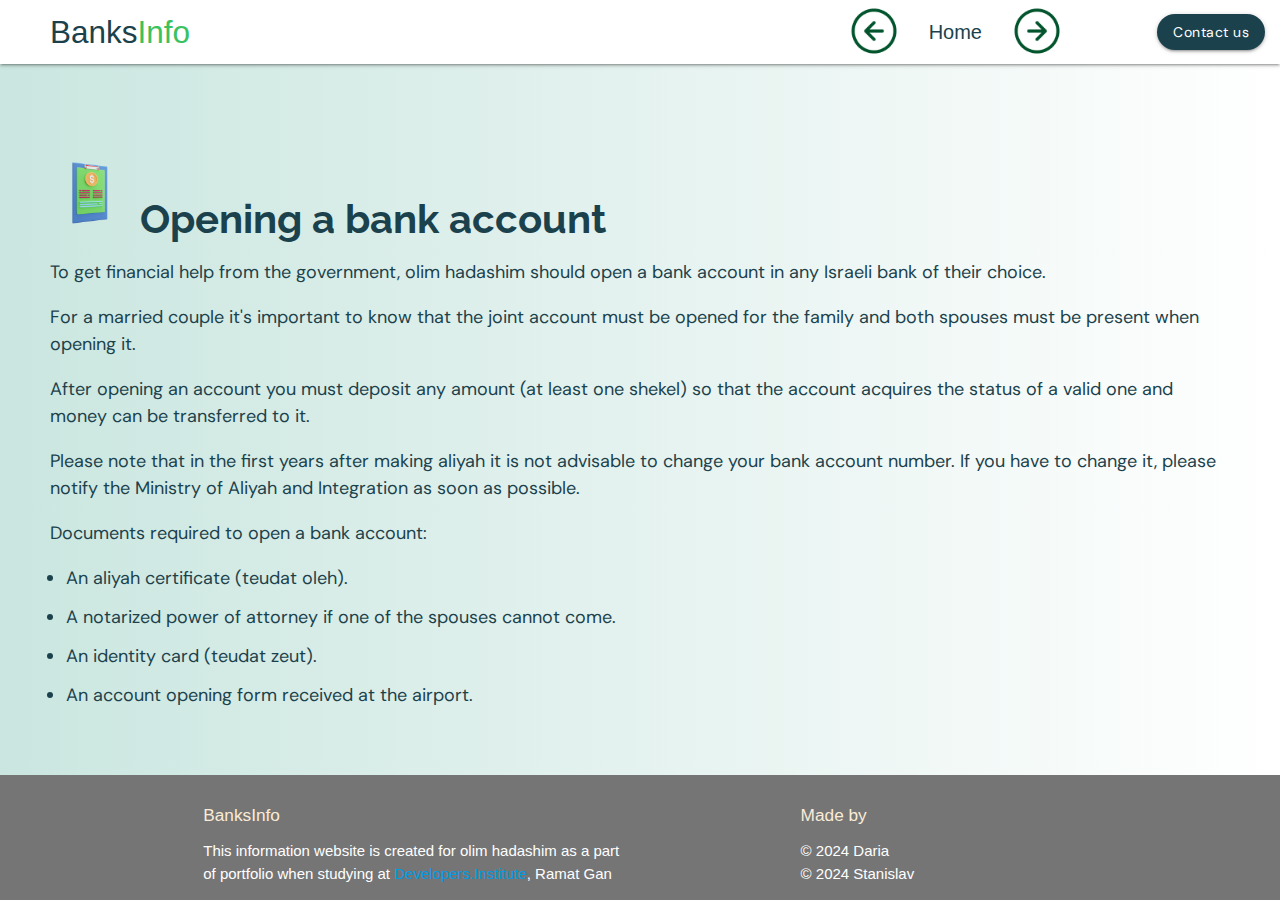
<file: opening_account.html>
<!DOCTYPE html>
<html lang="en">

<head>
    <meta charset="UTF-8">
    <meta name="viewport" content="width=device-width, initial-scale=1.0">
    <title>Overview</title>
    <link rel="stylesheet" type="text/css" href="styles.css">
    <link rel="preconnect" href="https://fonts.googleapis.com">
    <link rel="preconnect" href="https://fonts.gstatic.com" crossorigin>
    <link
        href="https://fonts.googleapis.com/css2?family=Bodoni+Moda+SC:ital,opsz,wght@0,6..96,400..900;1,6..96,400..900&family=DM+Sans:ital,opsz,wght@0,9..40,100..1000;1,9..40,100..1000&family=Dosis:wght@200..800&family=Raleway:ital,wght@0,100..900;1,100..900&display=swap"
        rel="stylesheet">href="https://fonts.googleapis.com">
    <link rel="preconnect" href="https://fonts.gstatic.com" crossorigin>
    <link href="https://fonts.googleapis.com/css2?family=Josefin+Sans:wght@400;500;600;700&display=swap"
        rel="stylesheet">
    <link href="https://fonts.googleapis.com/icon?family=Material+Icons" rel="stylesheet">
    <link rel="preconnect" href="https://fonts.googleapis.com">
    <link rel="preconnect" href="https://fonts.gstatic.com" crossorigin>
    <link
        href="https://fonts.googleapis.com/css2?family=Bodoni+Moda+SC:ital,opsz,wght@0,6..96,400..900;1,6..96,400..900&family=Dosis:wght@200..800&family=Raleway:ital,wght@0,100..900;1,100..900&display=swap"
        rel="stylesheet">
    <link rel="stylesheet" href="https://cdnjs.cloudflare.com/ajax/libs/materialize/1.0.0/css/materialize.min.css">
</head>

<body>
    <!--navigation -->
    <nav>
        <div class="nav-wrapper white">
            <a href="#" class="brand-logo"><span id="bank">Banks</span><span id="info">Info</span></a>
            <ul class="right" id="navlist">
                <li><a href="overview.html" class="arrow"><img src="resources/Arrow-left.png" width="50" height="50"
                            alt="Previous page"></a></li>
                <li class="navlinks"><a href="index.html" class="links">Home</a></li>
                <li><a href="cards.html" class="arrow"><img src="resources/Arrow-right.png" width="50" height="50"
                            alt="Next page"></a></li>
                <li><a id="button" href="form.html" class="waves-effect waves-light btn"><span id="contactus">Contact
                            us</span></a></li>
            </ul>
        </div>
    </nav>
    <main>
        <article>
            <h3 class="article_heading"><img class="head_image" src="resources/opening_account.png" width="80"
                    height="80"> Opening a bank account</h3>
            <div class="content"><p>To get financial help from the government, olim hadashim should open a bank account in
                any Israeli bank of their choice.</p>
                <p>For a married couple it's important to know that the joint account must be opened for the family and
                both spouses must be present when opening it.</p>
                <p>After opening an account you must deposit any amount (at least one shekel) so that the account acquires
                the status of a valid one and money can be transferred to it.</p>
                <p>Please note that in the first years after making aliyah it is not advisable to change your bank account
                number. If you have to change it, please notify the Ministry of Aliyah and Integration as soon as
                possible.</p>
                Documents required to open a bank account:
                <ul>
                    <li>An aliyah certificate (teudat oleh).</li>
                    <li>A notarized power of attorney if one of the spouses cannot come.</li>
                    <li>An identity card (teudat zeut).</li>
                    <li>An account opening form received at the airport.</li>
                </ul>
            </div>
        </article>
    </main>
    <script src="footer.js"></script>
    <script type="text/javascript" src="https://code.jquery.com/jquery-2.1.1.min.js"></script>
    <!-- Compiled and minified JavaScript -->
    <script src="https://cdnjs.cloudflare.com/ajax/libs/materialize/1.0.0/js/materialize.min.js"></script>
</body>

</html>
</file>
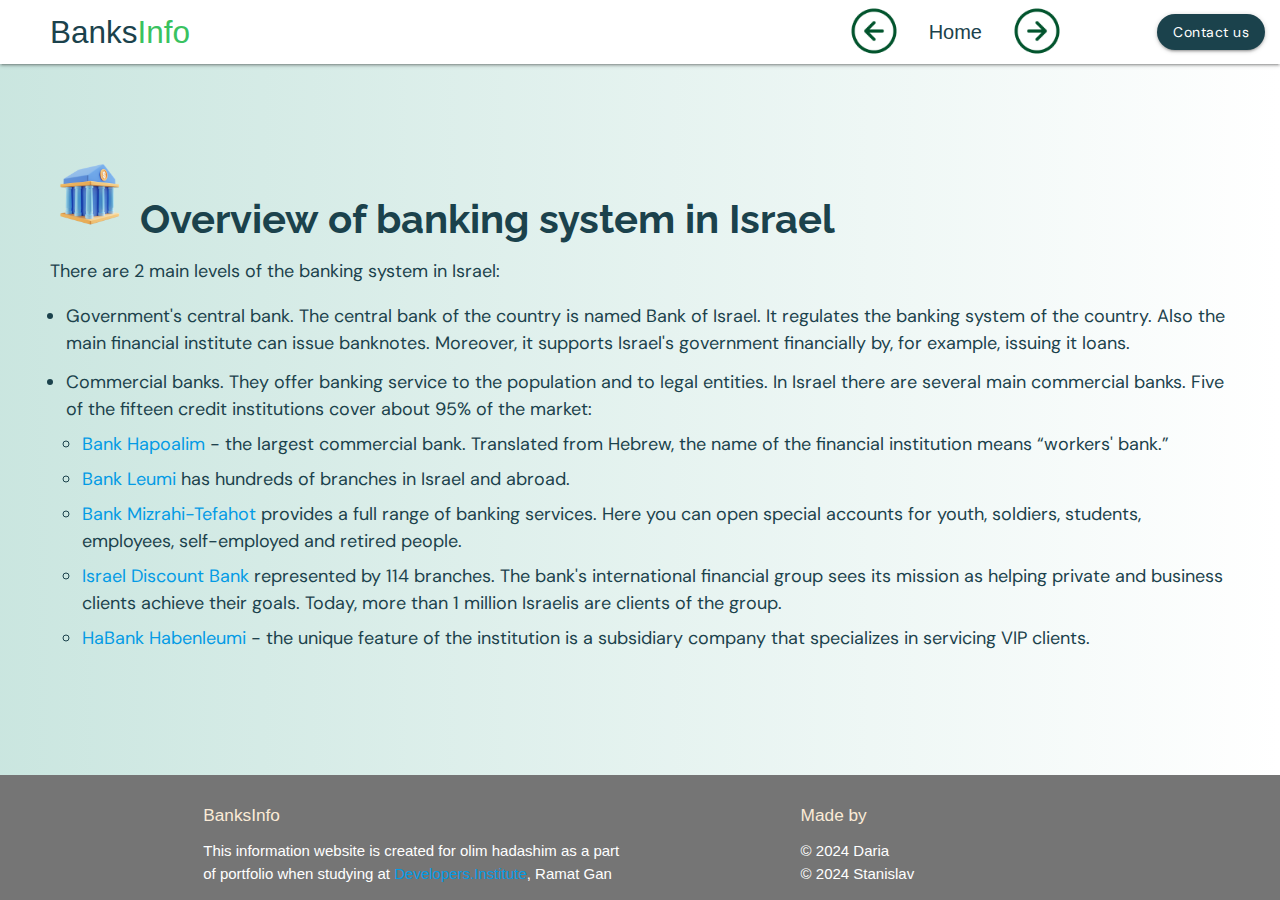
<file: overview.html>
<!DOCTYPE html>
<html lang="en">

<head>
    <meta charset="UTF-8">
    <meta name="viewport" content="width=device-width, initial-scale=1.0">
    <title>Overview</title>
    <link rel="stylesheet" type="text/css" href="styles.css">
    <link rel="preconnect" href="https://fonts.googleapis.com">
    <link rel="preconnect" href="https://fonts.gstatic.com" crossorigin>
    <link
        href="https://fonts.googleapis.com/css2?family=Bodoni+Moda+SC:ital,opsz,wght@0,6..96,400..900;1,6..96,400..900&family=DM+Sans:ital,opsz,wght@0,9..40,100..1000;1,9..40,100..1000&family=Dosis:wght@200..800&family=Raleway:ital,wght@0,100..900;1,100..900&display=swap"
        rel="stylesheet">href="https://fonts.googleapis.com">
    <link rel="preconnect" href="https://fonts.gstatic.com" crossorigin>
    <link href="https://fonts.googleapis.com/css2?family=Josefin+Sans:wght@400;500;600;700&display=swap"
        rel="stylesheet">
    <link href="https://fonts.googleapis.com/icon?family=Material+Icons" rel="stylesheet">
    <link rel="preconnect" href="https://fonts.googleapis.com">
    <link rel="preconnect" href="https://fonts.gstatic.com" crossorigin>
    <link
        href="https://fonts.googleapis.com/css2?family=Bodoni+Moda+SC:ital,opsz,wght@0,6..96,400..900;1,6..96,400..900&family=Dosis:wght@200..800&family=Raleway:ital,wght@0,100..900;1,100..900&display=swap"
        rel="stylesheet">
    <link rel="stylesheet" href="https://cdnjs.cloudflare.com/ajax/libs/materialize/1.0.0/css/materialize.min.css">
</head>

<body>
    <!--navigation -->
    <nav>
        <div class="nav-wrapper white">
            <a href="#" class="brand-logo"><span id="bank">Banks</span><span id="info">Info</span></a>
            <ul class="right" id="navlist">
                <li><a href="index.html" class="arrow"><img src="resources/Arrow-left.png" width="50" height="50"
                            alt="Previous page"></a></li>
                <li class="navlinks"><a href="index.html" class="links">Home</a></li>
                <li><a href="opening_account.html" class="arrow"><img src="resources/Arrow-right.png" width="50"
                            height="50" alt="Next page"></a></li>
                <li><a id="button" href="form.html" class="waves-effect waves-light btn"><span id="contactus">Contact
                            us</span></a></li>
            </ul>
        </div>
    </nav>
    <main>
        <article>
            <h3 class="article_heading"><img class="head_image" src="resources/overview.png" width="80" height="80"
                    > Overview of banking system in Israel</h3>
            <div class="content">There are 2 main levels of the banking system in Israel:
                <ul>
                    <li>Government's central bank. The central bank of the country is named Bank of Israel. It regulates
                        the banking system of the country. Also the main financial institute can issue banknotes.
                        Moreover, it supports Israel's government financially by, for example, issuing it loans.</li>

                    <li>Commercial banks. They offer banking service to the population and to legal entities. In Israel
                        there are several main commercial banks. Five of the fifteen credit institutions cover about 95%
                        of the market:
                        <ul>
                            <li><a href="https://www.bankhapoalim.co.il/">Bank Hapoalim</a> - the largest commercial bank. Translated
                                from Hebrew, the name of the financial institution means “workers' bank.”</li>
                            <li><a href="https://www.leumi.co.il/">Bank Leumi</a> has hundreds of branches in Israel and abroad.</li>
                            <li><a href="https://www.mizrahi-tefahot.co.il/">Bank Mizrahi-Tefahot</a> provides a full range of banking
                                services. Here you can open special accounts for youth, soldiers, students, employees,
                                self-employed and retired people.</li>
                            <li><a href="https://www.discountbank.co.il/">Israel Discount Bank</a> represented by 114 branches. The
                                bank's international financial group sees its mission as helping private and business
                                clients achieve their goals. Today, more than 1 million Israelis are clients of the group.</li>
                            <li><a href="https://www.fibi.co.il/">HaBank Habenleumi</a> - the unique feature of the institution is a
                                subsidiary company that specializes in servicing VIP clients.</li>
                        </ul>
                    </li>
                </ul>
            </div>
        </article>
    </main>
    <script src="footer.js"></script>
    <script type="text/javascript" src="https://code.jquery.com/jquery-2.1.1.min.js"></script>
    <!-- Compiled and minified JavaScript -->
    <script src="https://cdnjs.cloudflare.com/ajax/libs/materialize/1.0.0/js/materialize.min.js"></script>
</body>

</html>
</file>
<file: styles.css>
body {
  background-image: linear-gradient(to right, rgba(80, 172, 151, 0.3), white);
  min-height: 100vh;
  display: flex;
  flex-direction: column;
}

#start_page {
  background-image:none;
}

#bank {
  color: #1b424c;
  margin-left: 50px;
}

#info {
  color: #39c260;
}

nav {
  overflow: hidden;
  position: fixed;
  z-index: 2;
  top: 0;
}

.links {
  font-size: 20px;
  color: #1b424c;
}

.navlinks {
  margin-top: 0px;
  margin-bottom: 0px;
}

#button {
  background-color: #1b424c;
  border-radius: 20px;
  text-transform: lowercase;
  margin-left: 80px;
}

#button::first-letter {
  text-transform: uppercase;
}

#contactus {
  font-family: "DM Sans";
}

.content {
  color: #1b424c;
  margin-left: 50px;
  margin-right: 50px;
  font-size: 18px;
  font-family: "DM Sans";
  height: auto;
}

#heading {
  color: #1b424c;
  margin-top: 130px;
  margin-left: 50px;
  font-size: 60px;
  font-family: raleway;
  font-weight: bold;
}

.article_heading {
  color: #1b424c;
  margin-top: 130px;
  margin-left: 50px;
  font-size: 40px;
  font-family: raleway;
  font-weight: bold;
}

#banking {
  float: right;
  margin-right: 20px;
}

.arrow {
  padding-top: 6px;
}

div.content>ul>li {
  list-style: disc;
  margin-left: 16px;
  margin-top: 12px;
}

div.content>ul>li>ul>li {
  list-style-type: circle;
  margin-left: 16px;
  margin-top: 8px;
}

footer {
  width: 100%;
  bottom: 0;
  margin-top: auto; 
}

#filler {
  flex: 1;
  background-image: linear-gradient(to right, rgba(80, 172, 151, 0.3), white);
}


h6 {
  color: antiquewhite;
}

#cards_with_links {
  background-image: linear-gradient(to right, rgba(80, 172, 151, 0.3), white);
  clear: right;
}

#heading2 {
  color: #1b424c;
  text-align: center;
  font-size: 40;
  font-family: raleway;
  padding-top: 30px;
}

.card {
    overflow: hidden;
}

.imageincards {
  float: none;
  display: block;
  margin-left: auto;
  margin-right: auto;
  padding-top: 15px;
}

.card_heading_style {
  color: 1B424C;
  font-family: raleway;
  font-size: 22px;
  text-align: center;
}

.card_content_style {
  color: 1B424C;
  font-family: raleway;
  font-size: 14px;
  text-align: center;
  padding-top: 10px;
  padding-bottom: 10px;
}

.button_open {
  background-color: transparent;
  border-radius: 30px;
  display: flex;
  justify-content: center;
  align-items: center;
  height: 40px;
  border: 1px solid rgba(42, 104, 119, 0.3);
}

.button_open_content {
  color: #1b424c;
  text-transform: none;
  font-family: "DM Sans";
}

#heading_feedback {  
  color: #1b424c;
  text-align: left;
  margin-left: 200px;
  font-size: 40;
  font-family: raleway;
  margin-top: 100px;
}

#form_image {
  margin-left: 200px;
  float: left;
}
  
#form_area { 
  margin-top: 100px;
  float:right;
  margin-right:200px;
  padding: 50px;
  background-color: white;
  border-radius: 10px;
}

#form_name, #form_email, #form_message { 
  border: 1px solid black;
  border-radius: 15px;
  width: 395px;
  padding: 12px 20px;
  margin: 8px 0;
  box-sizing: border-box;
}

#form_message {
  height: 100px;
}

.text_style {
  color:black;
  font-size: 16px;
  font-family: raleway;
}

#form_button {
  color:white;
  background-color: #2A6877;
  height:48px;
  width:125px;
  border-radius: 15px;
  font-family:"DM Sans";
}

#center_button {
  display: flex;
  justify-content: center;
  align-items: center;
}
</file>
